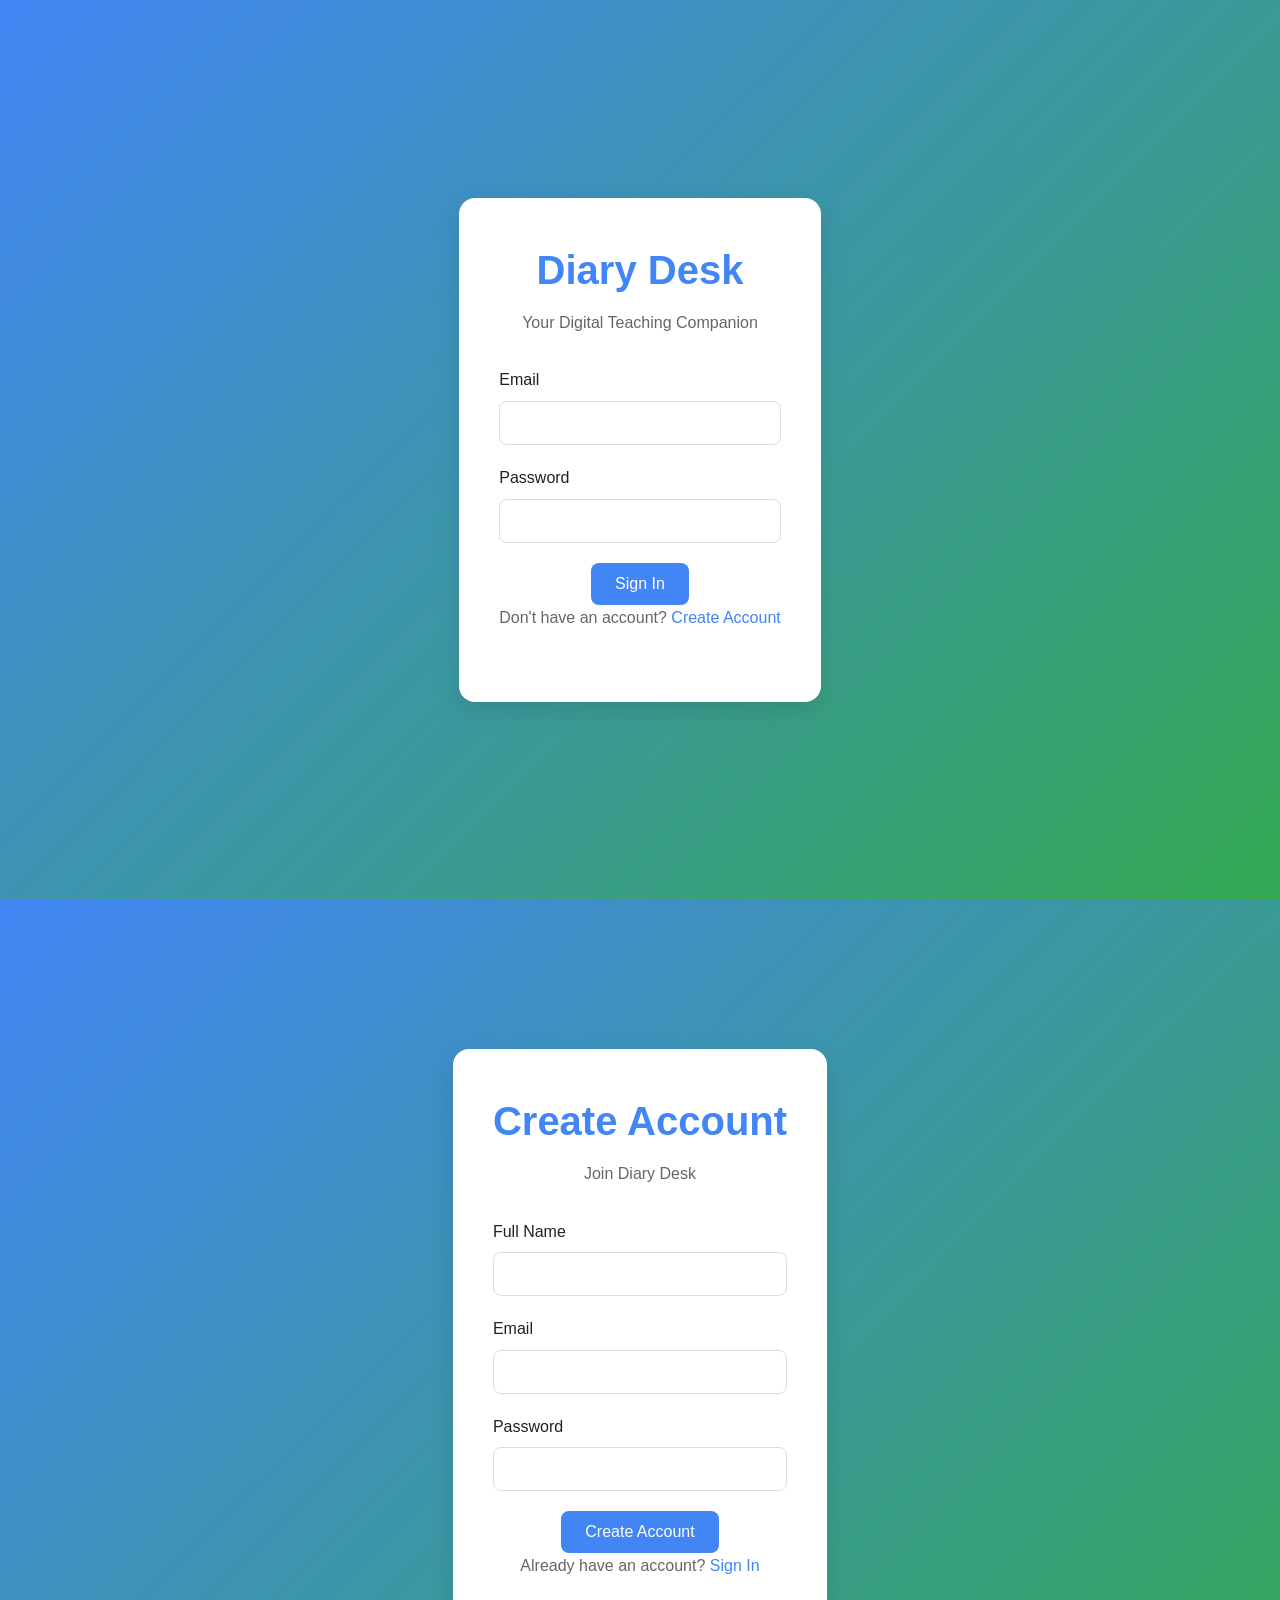
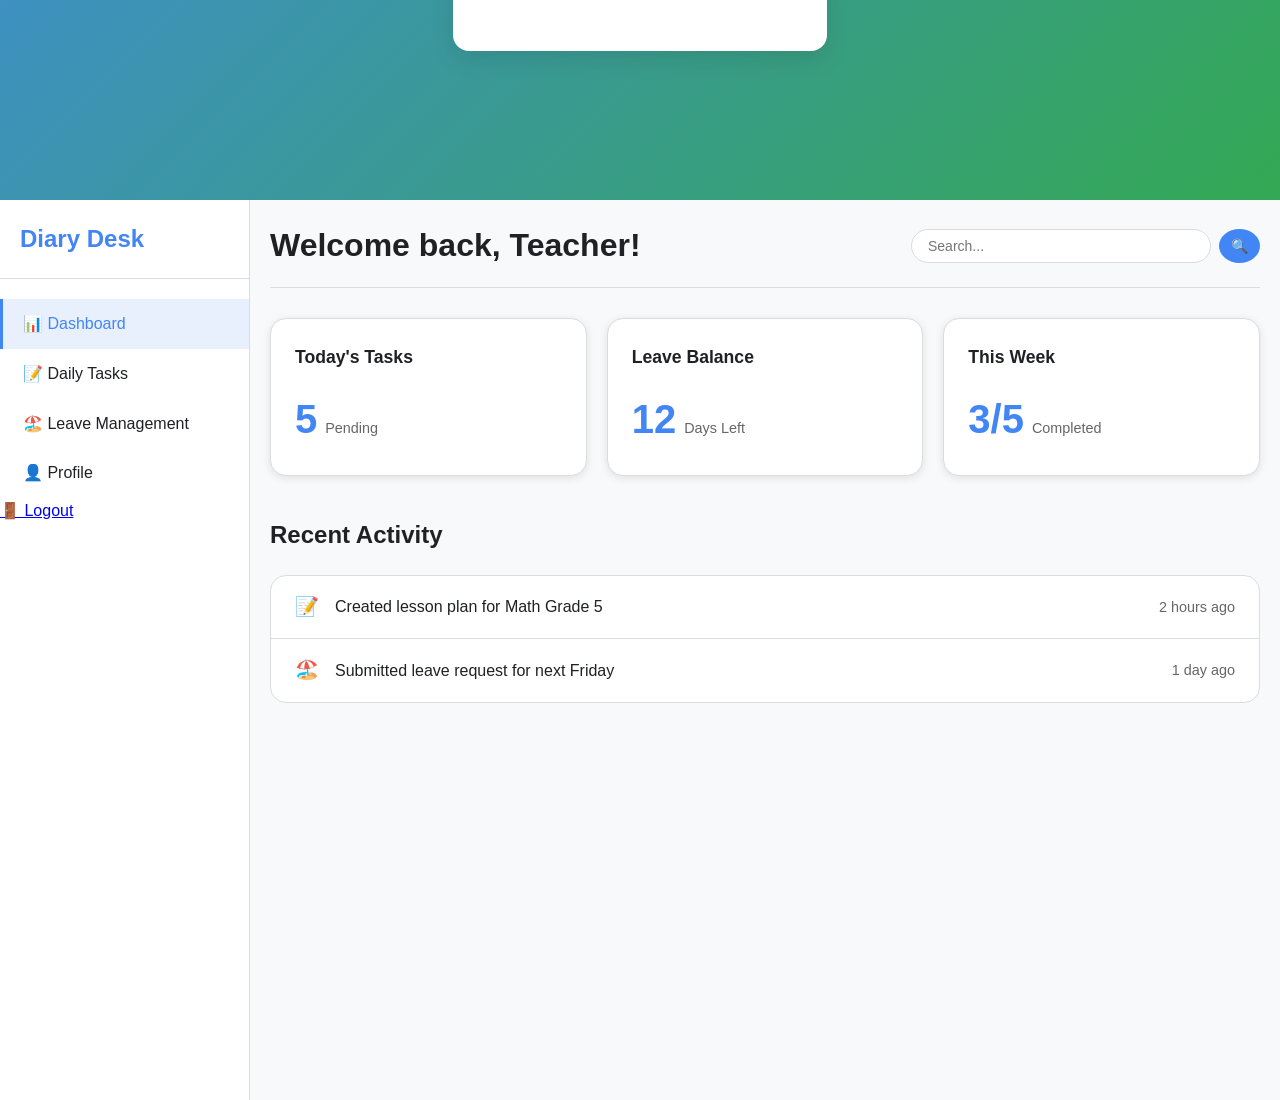
<file: Project/loginpage/index.html>
<!doctype html>
<html lang="en">
    <head>
        <meta charset="UTF-8" />
        <meta name="viewport" content="width=device-width, initial-scale=1.0" />
        <title>Diary Desk - Teacher Management</title>
        <meta
            name="description"
            content="Comprehensive digital diary for educators to manage daily activities and administrative tasks"
        />
        <link rel="stylesheet" href="styles.css" />
    </head>
    <body>
        <!-- Login Screen -->
        <div id="login-screen" class="screen active">
            <div class="container">
                <div class="login-card">
                    <h1>Diary Desk</h1>
                    <p>Your Digital Teaching Companion</p>

                    <form id="login-form">
                        <div class="form-group">
                            <label for="email">Email</label>
                            <input
                                type="email"
                                id="email"
                                data-testid="input-email"
                                required
                            />
                        </div>
                        <div class="form-group">
                            <label for="password">Password</label>
                            <input
                                type="password"
                                id="password"
                                data-testid="input-password"
                                required
                            />
                        </div>
                        <button type="submit" data-testid="button-login">
                            Sign In
                        </button>
                    </form>

                    <p>
                        Don't have an account?
                        <a href="#" id="show-signup" data-testid="link-signup"
                            >Create Account</a
                        >
                    </p>
                </div>
            </div>
        </div>

        <!-- Signup Screen -->
        <div id="signup-screen" class="screen">
            <div class="container">
                <div class="login-card">
                    <h1>Create Account</h1>
                    <p>Join Diary Desk</p>

                    <form id="signup-form">
                        <div class="form-group">
                            <label for="signup-name">Full Name</label>
                            <input
                                type="text"
                                id="signup-name"
                                data-testid="input-name"
                                required
                            />
                        </div>
                        <div class="form-group">
                            <label for="signup-email">Email</label>
                            <input
                                type="email"
                                id="signup-email"
                                data-testid="input-signup-email"
                                required
                            />
                        </div>
                        <div class="form-group">
                            <label for="signup-password">Password</label>
                            <input
                                type="password"
                                id="signup-password"
                                data-testid="input-signup-password"
                                required
                            />
                        </div>
                        <button type="submit" data-testid="button-signup">
                            Create Account
                        </button>
                    </form>

                    <p>
                        Already have an account?
                        <a href="#" id="show-login" data-testid="link-login"
                            >Sign In</a
                        >
                    </p>
                </div>
            </div>
        </div>

        <!-- Dashboard Screen -->
        <div id="dashboard-screen" class="screen">
            <!-- Sidebar -->
            <div class="sidebar">
                <div class="sidebar-header">
                    <h2>Diary Desk</h2>
                </div>
                <nav class="sidebar-nav">
                    <a
                        href="#"
                        class="nav-item active"
                        data-page="dashboard"
                        data-testid="nav-dashboard"
                    >
                        📊 Dashboard
                    </a>
                    <a
                        href="#"
                        class="nav-item"
                        data-page="tasks"
                        data-testid="nav-tasks"
                    >
                        📝 Daily Tasks
                    </a>
                    <a
                        href="#"
                        class="nav-item"
                        data-page="leave"
                        data-testid="nav-leave"
                    >
                        🏖️ Leave Management
                    </a>
                    <a
                        href="#"
                        class="nav-item"
                        data-page="profile"
                        data-testid="nav-profile"
                    >
                        👤 Profile
                    </a>
                    <a href="#" id="logout-btn" data-testid="button-logout">
                        🚪 Logout
                    </a>
                </nav>
            </div>

            <!-- Main Content -->
            <div class="main-content">
                <!-- Dashboard Page -->
                <div id="dashboard-page" class="page active">
                    <div class="page-header">
                        <h1>
                            Welcome back,
                            <span id="user-name" data-testid="text-username"
                                >Teacher</span
                            >!
                        </h1>
                        <div class="search-box">
                            <input
                                type="text"
                                placeholder="Search..."
                                id="search-input"
                                data-testid="input-search"
                            />
                            <button data-testid="button-search">🔍</button>
                        </div>
                    </div>

                    <div class="dashboard-grid">
                        <div class="card">
                            <h3>Today's Tasks</h3>
                            <div class="metric">
                                <span
                                    class="number"
                                    data-testid="text-tasks-count"
                                    >5</span
                                >
                                <span class="label">Pending</span>
                            </div>
                        </div>
                        <div class="card">
                            <h3>Leave Balance</h3>
                            <div class="metric">
                                <span
                                    class="number"
                                    data-testid="text-leave-balance"
                                    >12</span
                                >
                                <span class="label">Days Left</span>
                            </div>
                        </div>
                        <div class="card">
                            <h3>This Week</h3>
                            <div class="metric">
                                <span
                                    class="number"
                                    data-testid="text-week-progress"
                                    >3/5</span
                                >
                                <span class="label">Completed</span>
                            </div>
                        </div>
                    </div>

                    <div class="recent-activity">
                        <h2>Recent Activity</h2>
                        <div class="activity-list">
                            <div
                                class="activity-item"
                                data-testid="activity-item-1"
                            >
                                <span class="activity-icon">📝</span>
                                <span class="activity-text"
                                    >Created lesson plan for Math Grade 5</span
                                >
                                <span class="activity-time">2 hours ago</span>
                            </div>
                            <div
                                class="activity-item"
                                data-testid="activity-item-2"
                            >
                                <span class="activity-icon">🏖️</span>
                                <span class="activity-text"
                                    >Submitted leave request for next
                                    Friday</span
                                >
                                <span class="activity-time">1 day ago</span>
                            </div>
                        </div>
                    </div>
                </div>

                <!-- Tasks Page -->
                <div id="tasks-page" class="page">
                    <div class="page-header">
                        <h1>Daily Task Planner</h1>
                        <button
                            class="btn-primary"
                            id="add-task-btn"
                            data-testid="button-add-task"
                        >
                            + Add Task
                        </button>
                    </div>

                    <div class="task-filters">
                        <button
                            class="filter-btn active"
                            data-filter="all"
                            data-testid="filter-all"
                        >
                            All
                        </button>
                        <button
                            class="filter-btn"
                            data-filter="pending"
                            data-testid="filter-pending"
                        >
                            Pending
                        </button>
                        <button
                            class="filter-btn"
                            data-filter="completed"
                            data-testid="filter-completed"
                        >
                            Completed
                        </button>
                    </div>

                    <div class="task-list" id="task-list">
                        <div class="task-item" data-testid="task-item-1">
                            <div class="task-content">
                                <input
                                    type="checkbox"
                                    data-testid="checkbox-task-1"
                                />
                                <span class="task-title"
                                    >Prepare Science Quiz</span
                                >
                                <span class="task-time">Due: 2:00 PM</span>
                            </div>
                            <button
                                class="task-delete"
                                data-testid="button-delete-task-1"
                            >
                                🗑️
                            </button>
                        </div>
                        <div class="task-item" data-testid="task-item-2">
                            <div class="task-content">
                                <input
                                    type="checkbox"
                                    data-testid="checkbox-task-2"
                                />
                                <span class="task-title"
                                    >Grade Math Homework</span
                                >
                                <span class="task-time">Due: 4:00 PM</span>
                            </div>
                            <button
                                class="task-delete"
                                data-testid="button-delete-task-2"
                            >
                                🗑️
                            </button>
                        </div>
                    </div>

                    <!-- Add Task Modal -->
                    <div id="add-task-modal" class="modal">
                        <div class="modal-content">
                            <h3>Add New Task</h3>
                            <form id="add-task-form">
                                <div class="form-group">
                                    <label for="task-title">Task Title</label>
                                    <input
                                        type="text"
                                        id="task-title"
                                        data-testid="input-task-title"
                                        required
                                    />
                                </div>
                                <div class="form-group">
                                    <label for="task-time">Due Time</label>
                                    <input
                                        type="time"
                                        id="task-time"
                                        data-testid="input-task-time"
                                        required
                                    />
                                </div>
                                <div class="form-group">
                                    <label for="task-description"
                                        >Description</label
                                    >
                                    <textarea
                                        id="task-description"
                                        data-testid="input-task-description"
                                    ></textarea>
                                </div>
                                <div class="form-actions">
                                    <button
                                        type="button"
                                        class="btn-secondary"
                                        id="cancel-task"
                                        data-testid="button-cancel-task"
                                    >
                                        Cancel
                                    </button>
                                    <button
                                        type="submit"
                                        class="btn-primary"
                                        data-testid="button-save-task"
                                    >
                                        Save Task
                                    </button>
                                </div>
                            </form>
                        </div>
                    </div>
                </div>

                <!-- Leave Management Page -->
                <div id="leave-page" class="page">
                    <div class="page-header">
                        <h1>Leave Management</h1>
                        <button
                            class="btn-primary"
                            id="request-leave-btn"
                            data-testid="button-request-leave"
                        >
                            + Request Leave
                        </button>
                    </div>

                    <div class="leave-summary">
                        <div class="card">
                            <h3>Annual Leave</h3>
                            <div class="leave-info">
                                <span data-testid="text-annual-used"
                                    >8 Used</span
                                >
                                /
                                <span data-testid="text-annual-total"
                                    >20 Total</span
                                >
                            </div>
                        </div>
                        <div class="card">
                            <h3>Sick Leave</h3>
                            <div class="leave-info">
                                <span data-testid="text-sick-used">2 Used</span>
                                /
                                <span data-testid="text-sick-total"
                                    >10 Total</span
                                >
                            </div>
                        </div>
                    </div>

                    <div class="leave-requests">
                        <h2>Leave Requests</h2>
                        <div class="request-list">
                            <div
                                class="request-item"
                                data-testid="leave-request-1"
                            >
                                <div class="request-info">
                                    <span class="request-date"
                                        >March 15-17, 2024</span
                                    >
                                    <span class="request-type"
                                        >Annual Leave</span
                                    >
                                    <span
                                        class="request-status approved"
                                        data-testid="status-approved"
                                        >Approved</span
                                    >
                                </div>
                            </div>
                            <div
                                class="request-item"
                                data-testid="leave-request-2"
                            >
                                <div class="request-info">
                                    <span class="request-date"
                                        >April 5, 2024</span
                                    >
                                    <span class="request-type">Sick Leave</span>
                                    <span
                                        class="request-status pending"
                                        data-testid="status-pending"
                                        >Pending</span
                                    >
                                </div>
                            </div>
                        </div>
                    </div>

                    <!-- Request Leave Modal -->
                    <div id="leave-modal" class="modal">
                        <div class="modal-content">
                            <h3>Request Leave</h3>
                            <form id="leave-form">
                                <div class="form-group">
                                    <label for="leave-type">Leave Type</label>
                                    <select
                                        id="leave-type"
                                        data-testid="select-leave-type"
                                        required
                                    >
                                        <option value="">Select type</option>
                                        <option value="annual">
                                            Annual Leave
                                        </option>
                                        <option value="sick">Sick Leave</option>
                                        <option value="personal">
                                            Personal Leave
                                        </option>
                                    </select>
                                </div>
                                <div class="form-group">
                                    <label for="leave-start">Start Date</label>
                                    <input
                                        type="date"
                                        id="leave-start"
                                        data-testid="input-leave-start"
                                        required
                                    />
                                </div>
                                <div class="form-group">
                                    <label for="leave-end">End Date</label>
                                    <input
                                        type="date"
                                        id="leave-end"
                                        data-testid="input-leave-end"
                                        required
                                    />
                                </div>
                                <div class="form-group">
                                    <label for="leave-reason">Reason</label>
                                    <textarea
                                        id="leave-reason"
                                        data-testid="input-leave-reason"
                                        required
                                    ></textarea>
                                </div>
                                <div class="form-actions">
                                    <button
                                        type="button"
                                        class="btn-secondary"
                                        id="cancel-leave"
                                        data-testid="button-cancel-leave"
                                    >
                                        Cancel
                                    </button>
                                    <button
                                        type="submit"
                                        class="btn-primary"
                                        data-testid="button-submit-leave"
                                    >
                                        Submit Request
                                    </button>
                                </div>
                            </form>
                        </div>
                    </div>
                </div>

                <!-- Profile Page -->
                <div id="profile-page" class="page">
                    <div class="page-header">
                        <h1>Profile</h1>
                    </div>

                    <div class="profile-content">
                        <div class="card">
                            <h3>Personal Information</h3>
                            <div class="profile-field">
                                <label>Name:</label>
                                <span data-testid="text-profile-name"
                                    >John Doe</span
                                >
                            </div>
                            <div class="profile-field">
                                <label>Email:</label>
                                <span data-testid="text-profile-email"
                                    >john.doe@school.edu</span
                                >
                            </div>
                            <div class="profile-field">
                                <label>Department:</label>
                                <span data-testid="text-profile-department"
                                    >Mathematics</span
                                >
                            </div>
                            <div class="profile-field">
                                <label>Employee ID:</label>
                                <span data-testid="text-profile-id"
                                    >T12345</span
                                >
                            </div>
                        </div>

                        <div class="card">
                            <h3>Settings</h3>
                            <div class="setting-item">
                                <label>Email Notifications</label>
                                <input
                                    type="checkbox"
                                    checked
                                    data-testid="checkbox-email-notifications"
                                />
                            </div>
                            <div class="setting-item">
                                <label>Daily Reminders</label>
                                <input
                                    type="checkbox"
                                    checked
                                    data-testid="checkbox-daily-reminders"
                                />
                            </div>
                            <button
                                class="btn-primary"
                                data-testid="button-save-settings"
                            >
                                Save Settings
                            </button>
                        </div>
                    </div>
                </div>
            </div>
        </div>

        <script src="script.js"></script>
    </body>
</html>
</file>
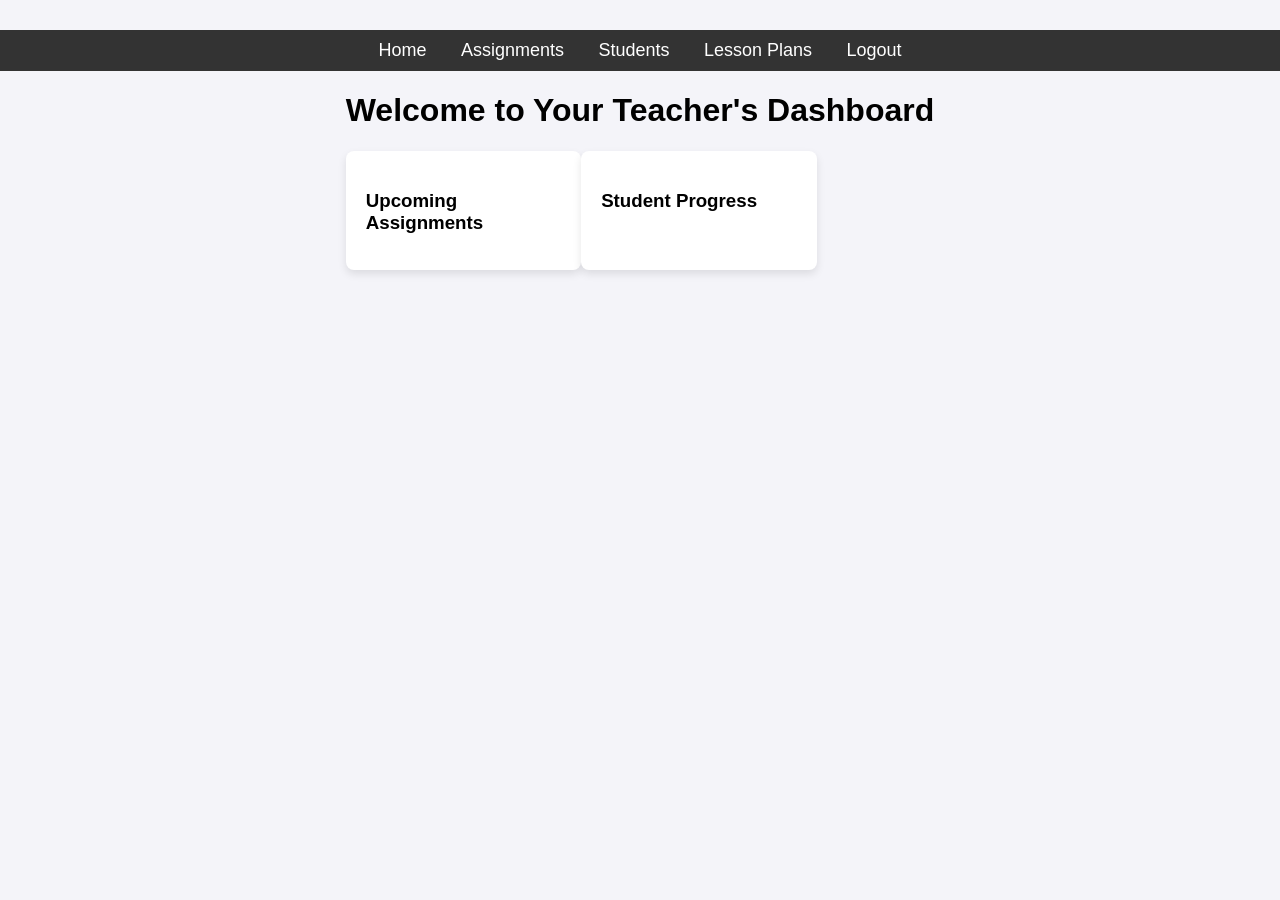
<file: Project/dashboard/menu.html>
<!DOCTYPE html>
<html lang="en">
<head>
    <meta charset="UTF-8">
    <meta name="viewport" content="width=device-width, initial-scale=1.0">
    <title>Teacher's Diary - Dashboard</title>
    <link rel="stylesheet" href="style1.css">
</head>
<body>
    <div class="dashboard-container">
        <nav>
            <ul>
                <li><a href="/dashboard">Home</a></li>
                <li><a href="/assignments">Assignments</a></li>
                <li><a href="/students">Students</a></li>
                <li><a href="/lesson-plans">Lesson Plans</a></li>
                <li><a href="/logout">Logout</a></li>
            </ul>
        </nav>

        <main>
            <h1>Welcome to Your Teacher's Dashboard</h1>
            <div class="dashboard-content">
                <div class="card">
                    <h3>Upcoming Assignments</h3>
                    <ul>
                        <!-- List of assignments -->
                    </ul>
                </div>
                <div class="card">
                    <h3>Student Progress</h3>
                    <!-- Display student performance here -->
                </div>
            </div>
        </main>
    </div>
</body>
</html>
</file>
<file: Project/loginpage/styles.css>
:root {
    /* Education-focused color palette */
    --primary-blue: #4285F4;
    --success-green: #34A853;
    --background-soft: #F8F9FA;
    --text-charcoal: #202124;
    --accent-yellow: #FBBC04;
    --card-white: #FFFFFF;
    --border-light: #DADCE0;
    --hover-light: #E8F0FE;
}

* {
    margin: 0;
    padding: 0;
    box-sizing: border-box;
}

body {
    font-family: 'Google Sans', 'Roboto', 'Open Sans', Arial, sans-serif;
    background-color: var(--background-soft);
    color: var(--text-charcoal);
    line-height: 1.6;
}

/* Screen Management */
.screen {
    display: none;
}

.screen.active {
    display: block;
}

/* Container */
.container {
    max-width: 1200px;
    margin: 0 auto;
    padding: 16px;
}

/* Login/Signup Styles */
#login-screen, #signup-screen {
    min-height: 100vh;
    display: flex;
    align-items: center;
    justify-content: center;
    background: linear-gradient(135deg, var(--primary-blue) 0%, var(--success-green) 100%);
}

.login-card {
    background: var(--card-white);
    padding: 40px;
    border-radius: 16px;
    box-shadow: 0 8px 24px rgba(0, 0, 0, 0.1);
    width: 100%;
    max-width: 400px;
    text-align: center;
}

.login-card h1 {
    color: var(--primary-blue);
    font-size: 2.5rem;
    margin-bottom: 8px;
    font-weight: 600;
}

.login-card p {
    color: #666;
    margin-bottom: 32px;
}

.form-group {
    margin-bottom: 20px;
    text-align: left;
}

.form-group label {
    display: block;
    margin-bottom: 8px;
    font-weight: 500;
    color: var(--text-charcoal);
}

.form-group input, .form-group select, .form-group textarea {
    width: 100%;
    padding: 12px 16px;
    border: 1px solid var(--border-light);
    border-radius: 8px;
    font-size: 16px;
    transition: border-color 0.3s;
}

.form-group input:focus, .form-group select:focus, .form-group textarea:focus {
    outline: none;
    border-color: var(--primary-blue);
    box-shadow: 0 0 0 2px rgba(66, 133, 244, 0.2);
}

.form-group textarea {
    resize: vertical;
    min-height: 80px;
}

button {
    background: var(--primary-blue);
    color: white;
    border: none;
    padding: 12px 24px;
    border-radius: 8px;
    font-size: 16px;
    font-weight: 500;
    cursor: pointer;
    transition: background-color 0.3s;
}

button:hover {
    background: #3367D6;
}

.btn-secondary {
    background: #6c757d;
}

.btn-secondary:hover {
    background: #5a6268;
}

.btn-primary {
    background: var(--primary-blue);
}

.login-card a {
    color: var(--primary-blue);
    text-decoration: none;
}

.login-card a:hover {
    text-decoration: underline;
}

/* Dashboard Layout */
#dashboard-screen {
    display: flex;
    min-height: 100vh;
}

.sidebar {
    width: 250px;
    background: var(--card-white);
    border-right: 1px solid var(--border-light);
    padding: 20px 0;
}

.sidebar-header {
    padding: 0 20px 20px;
    border-bottom: 1px solid var(--border-light);
}

.sidebar-header h2 {
    color: var(--primary-blue);
    font-size: 1.5rem;
    font-weight: 600;
}

.sidebar-nav {
    padding-top: 20px;
}

.nav-item {
    display: block;
    padding: 12px 20px;
    color: var(--text-charcoal);
    text-decoration: none;
    border-left: 3px solid transparent;
    transition: all 0.3s;
}

.nav-item:hover {
    background: var(--hover-light);
    border-left-color: var(--primary-blue);
}

.nav-item.active {
    background: var(--hover-light);
    border-left-color: var(--primary-blue);
    color: var(--primary-blue);
    font-weight: 500;
}

.main-content {
    flex: 1;
    padding: 20px;
    overflow-y: auto;
}

/* Page Management */
.page {
    display: none;
}

.page.active {
    display: block;
}

.page-header {
    display: flex;
    justify-content: space-between;
    align-items: center;
    margin-bottom: 30px;
    padding-bottom: 16px;
    border-bottom: 1px solid var(--border-light);
}

.page-header h1 {
    font-size: 2rem;
    font-weight: 600;
    color: var(--text-charcoal);
}

.search-box {
    display: flex;
    gap: 8px;
}

.search-box input {
    padding: 8px 16px;
    border: 1px solid var(--border-light);
    border-radius: 24px;
    font-size: 14px;
    width: 300px;
}

.search-box button {
    padding: 8px 12px;
    border-radius: 50%;
    background: var(--primary-blue);
    font-size: 14px;
}

/* Cards */
.card {
    background: var(--card-white);
    border-radius: 16px;
    padding: 24px;
    box-shadow: 0 2px 8px rgba(0, 0, 0, 0.1);
    border: 1px solid var(--border-light);
}

.dashboard-grid {
    display: grid;
    grid-template-columns: repeat(auto-fit, minmax(250px, 1fr));
    gap: 20px;
    margin-bottom: 40px;
}

.dashboard-grid .card h3 {
    color: var(--text-charcoal);
    margin-bottom: 16px;
    font-size: 1.1rem;
}

.metric {
    display: flex;
    align-items: baseline;
    gap: 8px;
}

.metric .number {
    font-size: 2.5rem;
    font-weight: 700;
    color: var(--primary-blue);
}

.metric .label {
    color: #666;
    font-size: 0.9rem;
}

/* Recent Activity */
.recent-activity {
    margin-top: 40px;
}

.recent-activity h2 {
    margin-bottom: 20px;
    font-size: 1.5rem;
    font-weight: 600;
}

.activity-list {
    background: var(--card-white);
    border-radius: 16px;
    overflow: hidden;
    border: 1px solid var(--border-light);
}

.activity-item {
    display: flex;
    align-items: center;
    padding: 16px 24px;
    border-bottom: 1px solid var(--border-light);
    gap: 16px;
}

.activity-item:last-child {
    border-bottom: none;
}

.activity-icon {
    font-size: 1.2rem;
}

.activity-text {
    flex: 1;
    font-weight: 500;
}

.activity-time {
    color: #666;
    font-size: 0.9rem;
}

/* Task Management */
.task-filters {
    display: flex;
    gap: 8px;
    margin-bottom: 20px;
}

.filter-btn {
    padding: 8px 16px;
    background: transparent;
    border: 1px solid var(--border-light);
    border-radius: 20px;
    color: var(--text-charcoal);
    font-size: 14px;
}

.filter-btn.active {
    background: var(--primary-blue);
    color: white;
    border-color: var(--primary-blue);
}

.task-list {
    background: var(--card-white);
    border-radius: 16px;
    overflow: hidden;
    border: 1px solid var(--border-light);
}

.task-item {
    display: flex;
    align-items: center;
    justify-content: space-between;
    padding: 16px 24px;
    border-bottom: 1px solid var(--border-light);
}

.task-item:last-child {
    border-bottom: none;
}

.task-content {
    display: flex;
    align-items: center;
    gap: 12px;
    flex: 1;
}

.task-title {
    font-weight: 500;
    margin-right: 16px;
}

.task-time {
    color: #666;
    font-size: 0.9rem;
}

.task-delete {
    background: transparent;
    color: #dc3545;
    border: none;
    padding: 4px;
    cursor: pointer;
    border-radius: 4px;
}

.task-delete:hover {
    background: rgba(220, 53, 69, 0.1);
}

/* Leave Management */
.leave-summary {
    display: grid;
    grid-template-columns: repeat(auto-fit, minmax(200px, 1fr));
    gap: 20px;
    margin-bottom: 40px;
}

.leave-info {
    font-size: 1.1rem;
    color: var(--text-charcoal);
}

.leave-requests {
    margin-top: 40px;
}

.leave-requests h2 {
    margin-bottom: 20px;
    font-size: 1.5rem;
    font-weight: 600;
}

.request-list {
    background: var(--card-white);
    border-radius: 16px;
    overflow: hidden;
    border: 1px solid var(--border-light);
}

.request-item {
    padding: 16px 24px;
    border-bottom: 1px solid var(--border-light);
}

.request-item:last-child {
    border-bottom: none;
}

.request-info {
    display: flex;
    align-items: center;
    gap: 16px;
}

.request-date {
    font-weight: 500;
    min-width: 120px;
}

.request-type {
    color: #666;
    min-width: 100px;
}

.request-status {
    padding: 4px 12px;
    border-radius: 12px;
    font-size: 0.8rem;
    font-weight: 500;
}

.request-status.approved {
    background: rgba(52, 168, 83, 0.1);
    color: var(--success-green);
}

.request-status.pending {
    background: rgba(251, 188, 4, 0.1);
    color: var(--accent-yellow);
}

/* Profile Page */
.profile-content {
    display: grid;
    grid-template-columns: repeat(auto-fit, minmax(300px, 1fr));
    gap: 20px;
}

.profile-field {
    display: flex;
    justify-content: space-between;
    padding: 12px 0;
    border-bottom: 1px solid var(--border-light);
}

.profile-field:last-child {
    border-bottom: none;
}

.profile-field label {
    font-weight: 500;
    color: #666;
}

.setting-item {
    display: flex;
    justify-content: space-between;
    align-items: center;
    padding: 12px 0;
    border-bottom: 1px solid var(--border-light);
}

.setting-item:last-child {
    border-bottom: none;
    margin-bottom: 20px;
}

/* Modal Styles */
.modal {
    display: none;
    position: fixed;
    top: 0;
    left: 0;
    width: 100%;
    height: 100%;
    background: rgba(0, 0, 0, 0.5);
    z-index: 1000;
    align-items: center;
    justify-content: center;
}

.modal.active {
    display: flex;
}

.modal-content {
    background: var(--card-white);
    border-radius: 16px;
    padding: 30px;
    width: 90%;
    max-width: 500px;
    max-height: 90vh;
    overflow-y: auto;
}

.modal-content h3 {
    margin-bottom: 24px;
    font-size: 1.5rem;
    font-weight: 600;
    color: var(--text-charcoal);
}

.form-actions {
    display: flex;
    gap: 12px;
    justify-content: flex-end;
    margin-top: 24px;
}

/* Responsive Design */
@media (max-width: 768px) {
    #dashboard-screen {
        flex-direction: column;
    }
    
    .sidebar {
        width: 100%;
        order: 2;
    }
    
    .main-content {
        order: 1;
    }
    
    .page-header {
        flex-direction: column;
        gap: 16px;
        align-items: stretch;
    }
    
    .search-box {
        justify-content: center;
    }
    
    .search-box input {
        width: 100%;
        max-width: 300px;
    }
    
    .dashboard-grid {
        grid-template-columns: 1fr;
    }
    
    .profile-content {
        grid-template-columns: 1fr;
    }
    
    .leave-summary {
        grid-template-columns: 1fr;
    }
    
    .task-filters {
        flex-wrap: wrap;
    }
    
    .request-info {
        flex-direction: column;
        align-items: flex-start;
        gap: 8px;
    }
}

/* Accessibility */
button:focus, input:focus, select:focus, textarea:focus {
    outline: 2px solid var(--primary-blue);
    outline-offset: 2px;
}

.nav-item:focus {
    outline: 2px solid var(--primary-blue);
    outline-offset: -2px;
}
</file>
<file: Project/dashboard/style1.css>
body {
    font-family: Arial, sans-serif;
    background-color: #f4f4f9;
    margin: 0;
    padding: 0;
}

.dashboard-container {
    display: flex;
    flex-direction: column;
    align-items: center;
    margin-top: 30px;
}

nav {
    background-color: #333;
    width: 100%;
    padding: 10px 0;
    text-align: center;
}

nav ul {
    list-style: none;
    margin: 0;
    padding: 0;
}

nav ul li {
    display: inline;
    margin: 0 15px;
}

nav ul li a {
    color: #fff;
    text-decoration: none;
    font-size: 18px;
}

.dashboard-content {
    display: flex;
    justify-content: space-around;
    width: 80%;
    margin-top: 20px;
}

.card {
    background-color: #fff;
    padding: 20px;
    border-radius: 8px;
    box-shadow: 0 4px 8px rgba(0, 0, 0, 0.1);
    width: 45%;
}

.card h3 {
    margin-bottom: 15px;
}

.card ul {
    list-style: none;
    padding: 0;
}
</file>
